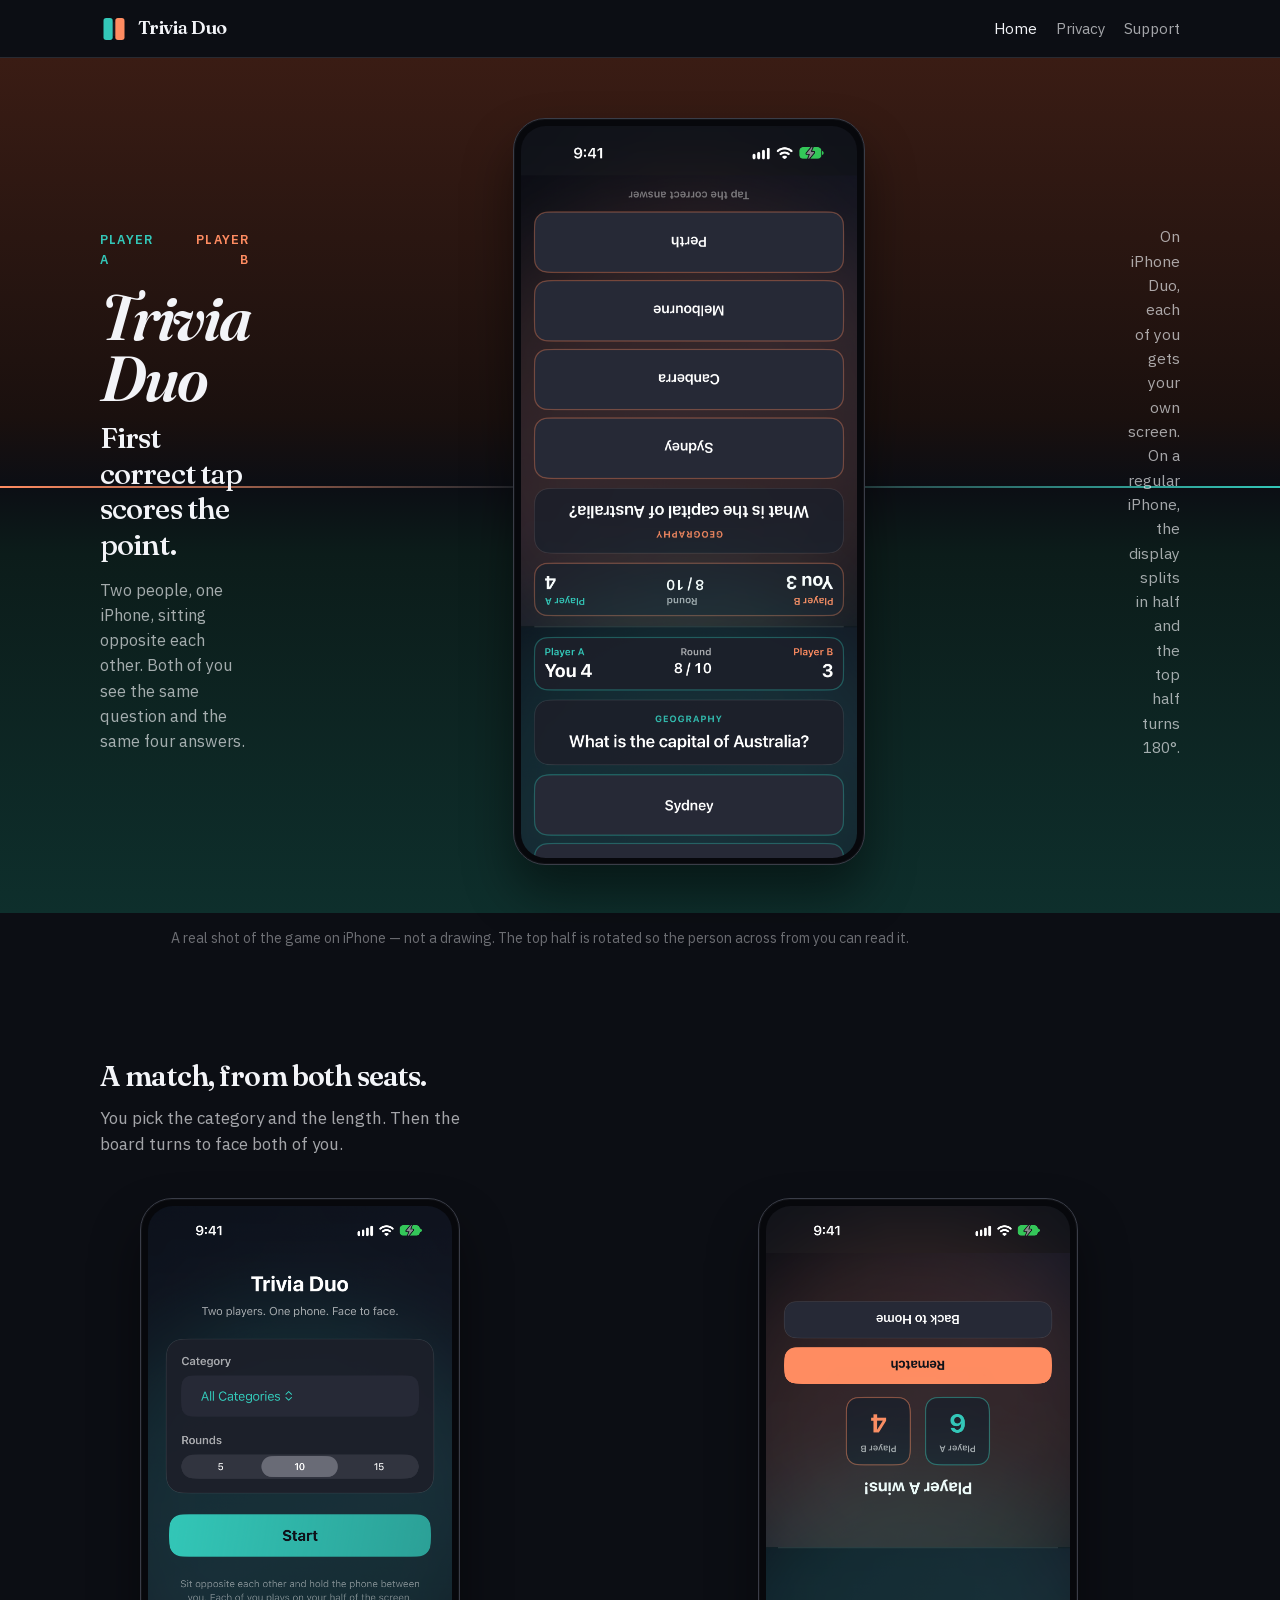
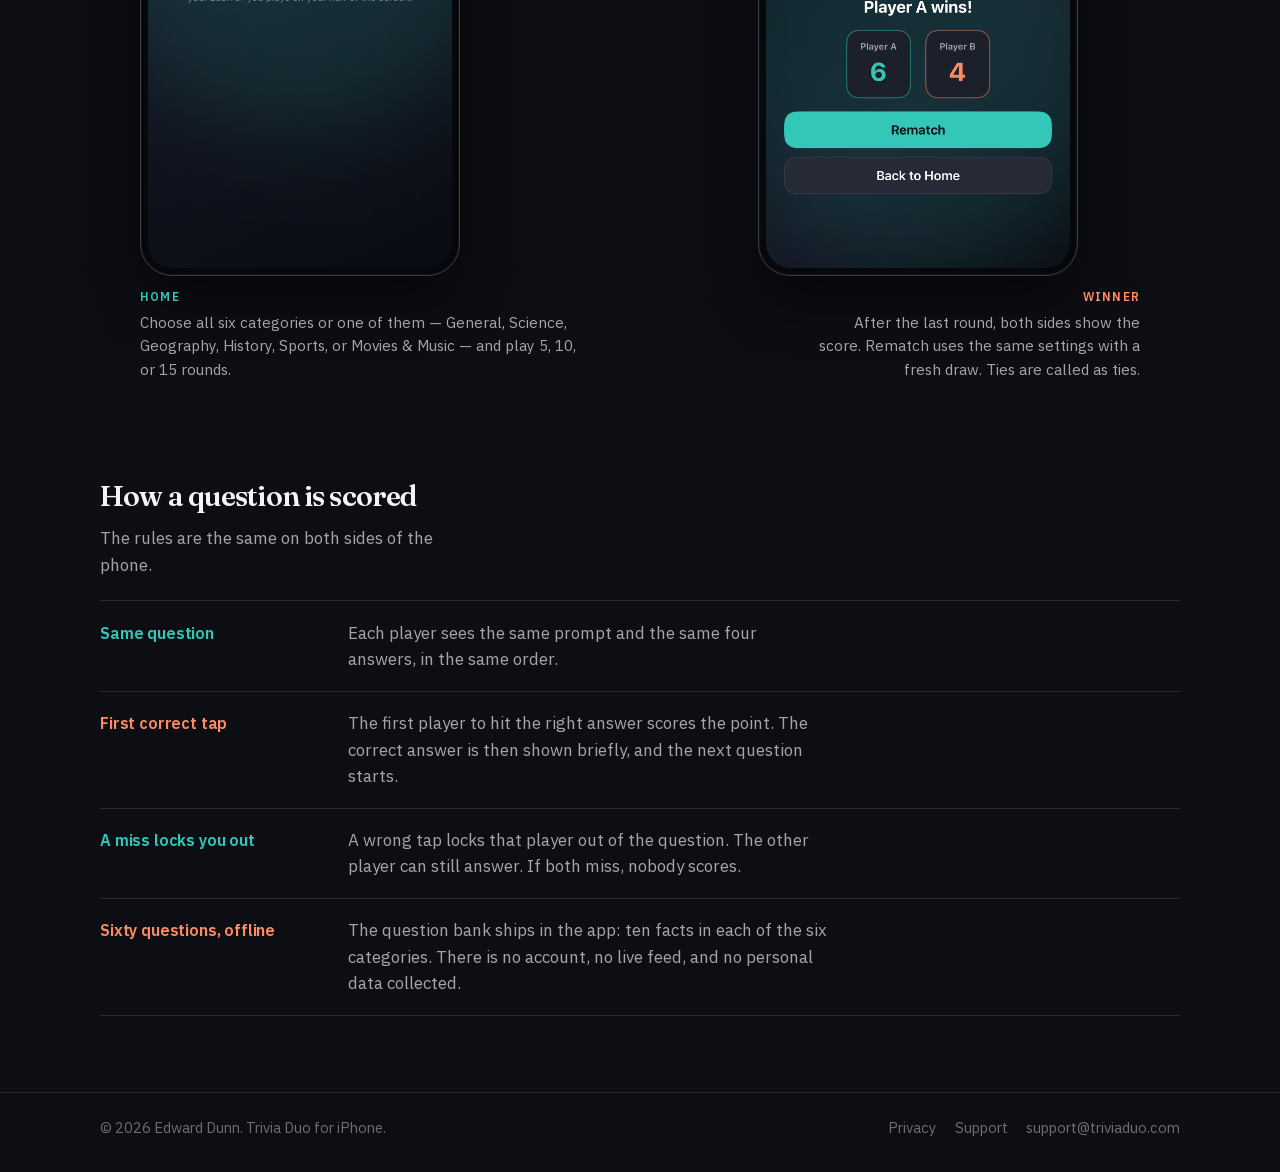
<file: index.html>
<!DOCTYPE html>
<html lang="en">
<head>
  <meta charset="utf-8">
  <meta name="viewport" content="width=device-width, initial-scale=1">
  <title>Trivia Duo — two players, one iPhone, first tap scores</title>
  <meta name="description" content="Trivia Duo is a two-player trivia game for iPhone Duo and iPhone. Both sides see the same question. The first correct tap scores; a wrong tap locks you out. Works offline. No account.">
  <link rel="canonical" href="https://erdtheturd.github.io/triviaduo/">
  <meta name="theme-color" content="#0c0e14">

  <meta property="og:type" content="website">
  <meta property="og:site_name" content="Trivia Duo">
  <meta property="og:locale" content="en_US">
  <meta property="og:url" content="https://erdtheturd.github.io/triviaduo/">
  <meta property="og:title" content="Trivia Duo — two players, one iPhone, first tap scores">
  <meta property="og:description" content="Sit face to face over one iPhone. Same question, both sides. First correct tap scores. Plays offline.">
  <meta property="og:image" content="https://erdtheturd.github.io/triviaduo/assets/game.png">
  <meta property="og:image:alt" content="Trivia Duo on iPhone, split so two players sit opposite each other">

  <meta name="twitter:card" content="summary_large_image">
  <meta name="twitter:title" content="Trivia Duo — two players, one iPhone, first tap scores">
  <meta name="twitter:description" content="Sit face to face over one iPhone. Same question, both sides. First correct tap scores. Plays offline.">
  <meta name="twitter:image" content="https://erdtheturd.github.io/triviaduo/assets/game.png">

  <link rel="icon" href="assets/favicon.svg" type="image/svg+xml">
  <link rel="apple-touch-icon" href="assets/favicon.svg">
  <link rel="stylesheet" href="styles.css">
</head>
<body>
  <a class="skip" href="#main">Skip to content</a>

  <header class="site-header">
    <nav class="nav" aria-label="Primary">
      <a class="brand" href="./" aria-current="page">
        <img class="brand-mark" src="assets/favicon.svg" width="28" height="28" alt="">
        <span>Trivia Duo</span>
      </a>
      <ul class="nav-links">
        <li><a href="./" aria-current="page">Home</a></li>
        <li><a href="privacy.html">Privacy</a></li>
        <li><a href="support.html">Support</a></li>
      </ul>
    </nav>
  </header>

  <main id="main">
    <section class="hero">
      <div class="hero-wash">
        <div class="wrap hero-grid">
          <div class="hero-copy">
            <div class="sides" aria-hidden="true">
              <span class="a">Player A</span>
              <span class="b">Player B</span>
            </div>
            <p class="wordmark">Trivia Duo</p>
            <h1>First correct tap scores the point.</h1>
            <p class="lede">Two people, one iPhone, sitting opposite each other. Both of you see the same question and the same four answers.</p>
          </div>

          <figure class="phone" aria-label="Trivia Duo during a match, on a regular iPhone.">
            <img src="assets/game.png" alt="Trivia Duo game screen. The phone is split in half: the top half is rotated 180 degrees for the other player. Both sides show the question “What is the capital of Australia?” with answers Sydney, Canberra, Melbourne, and Perth, and a score of 4 to 3 in round 8 of 10." width="1206" height="2622">
          </figure>

          <div class="hero-aside">
            <p>On iPhone Duo, each of you gets your own screen. On a regular iPhone, the display splits in half and the top half turns 180°.</p>
          </div>
        </div>
      </div>
      <p class="wrap shot-caption">A real shot of the game on iPhone — not a drawing. The top half is rotated so the person across from you can read it.</p>
    </section>

    <section class="match" id="match">
      <div class="wrap">
        <div class="match-head">
          <h2>A match, from both seats.</h2>
          <p>You pick the category and the length. Then the board turns to face both of you.</p>
        </div>
        <div class="boards">
          <figure class="board board--a">
            <div class="phone phone-sm">
              <img src="assets/home.png" alt="Trivia Duo home screen, titled Trivia Duo, with a category picker, a 5, 10, or 15 round selector, and a Start button." width="1206" height="2622">
            </div>
            <figcaption>
              <span class="label">Home</span>
              Choose all six categories or one of them — General, Science, Geography, History, Sports, or Movies &amp; Music — and play 5, 10, or 15 rounds.
            </figcaption>
          </figure>
          <figure class="board board--b">
            <div class="phone phone-sm">
              <img src="assets/results.png" alt="Trivia Duo winner screen, split face to face, showing Player A wins 6 to 4, with Rematch and Back to Home buttons on both sides." width="1206" height="2622">
            </div>
            <figcaption>
              <span class="label">Winner</span>
              After the last round, both sides show the score. Rematch uses the same settings with a fresh draw. Ties are called as ties.
            </figcaption>
          </figure>
        </div>
      </div>
    </section>

    <section class="rules" id="rules" aria-labelledby="rules-title">
      <div class="wrap">
        <div class="rules-head">
          <h2 id="rules-title">How a question is scored</h2>
          <p>The rules are the same on both sides of the phone.</p>
        </div>
        <ul class="rule-list">
          <li>
            <h3>Same question</h3>
            <p>Each player sees the same prompt and the same four answers, in the same order.</p>
          </li>
          <li>
            <h3>First correct tap</h3>
            <p>The first player to hit the right answer scores the point. The correct answer is then shown briefly, and the next question starts.</p>
          </li>
          <li>
            <h3>A miss locks you out</h3>
            <p>A wrong tap locks that player out of the question. The other player can still answer. If both miss, nobody scores.</p>
          </li>
          <li>
            <h3>Sixty questions, offline</h3>
            <p>The question bank ships in the app: ten facts in each of the six categories. There is no account, no live feed, and no personal data collected.</p>
          </li>
        </ul>
      </div>
    </section>
  </main>

  <footer class="site-footer">
    <div class="wrap footer-inner">
      <p>&copy; 2026 Edward Dunn. Trivia Duo for iPhone.</p>
      <div class="footer-links">
        <a href="privacy.html">Privacy</a>
        <a href="support.html">Support</a>
        <a href="mailto:support@triviaduo.com">support@triviaduo.com</a>
      </div>
    </div>
  </footer>
</body>
</html>
</file>
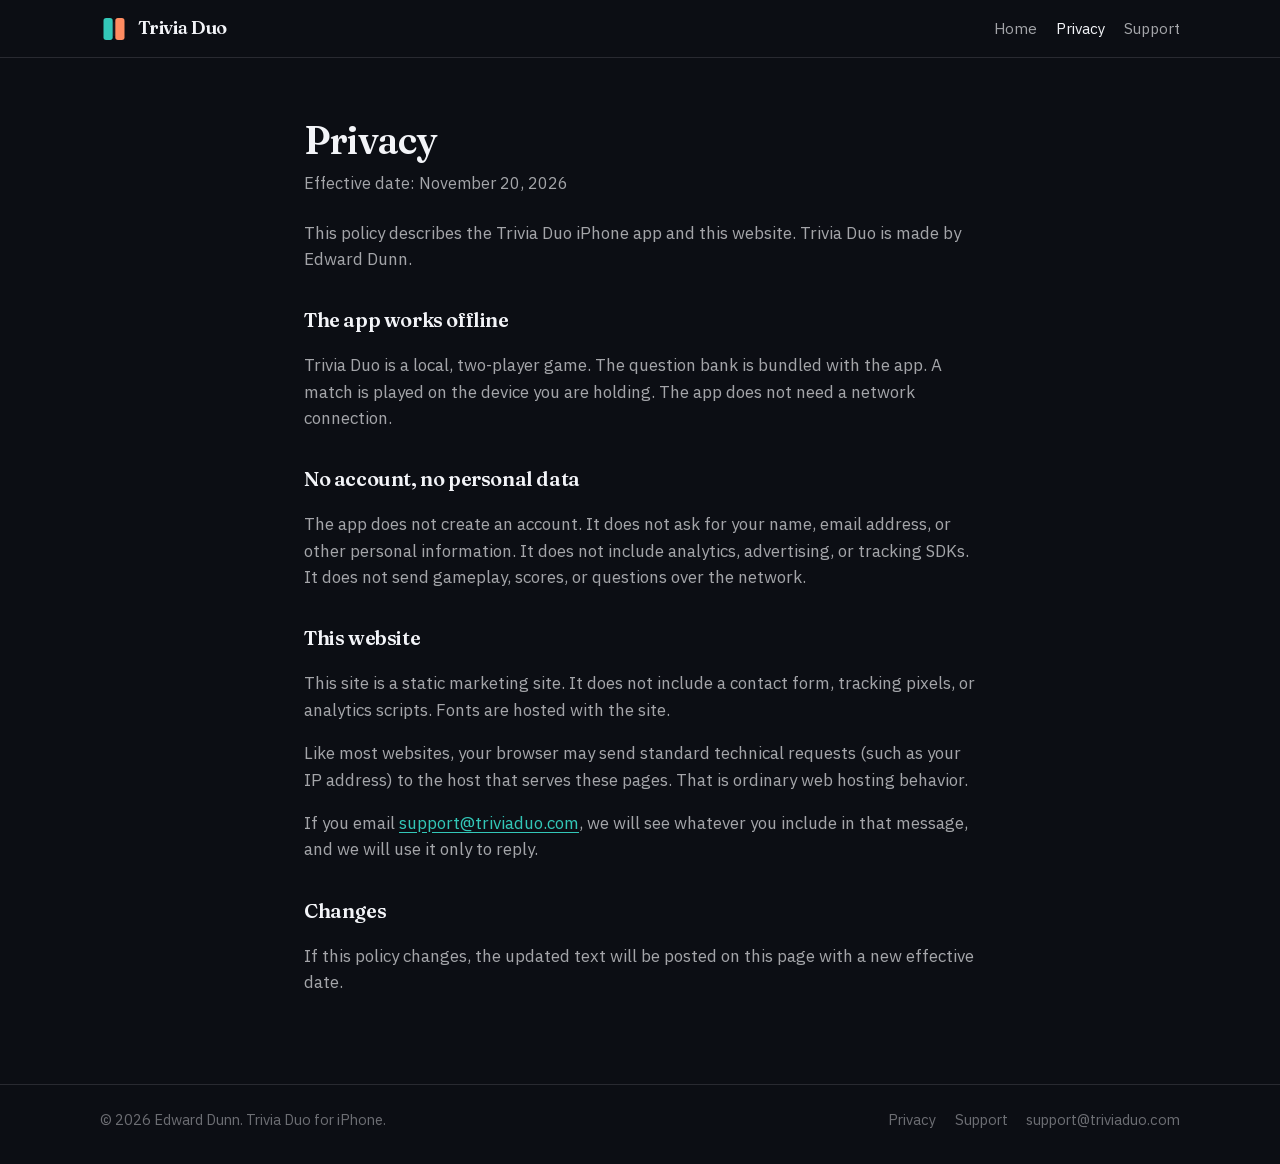
<file: privacy.html>
<!DOCTYPE html>
<html lang="en">
<head>
  <meta charset="utf-8">
  <meta name="viewport" content="width=device-width, initial-scale=1">
  <title>Privacy — Trivia Duo</title>
  <meta name="description" content="Trivia Duo works offline, does not use an account, and does not collect personal data.">
  <link rel="canonical" href="https://erdtheturd.github.io/triviaduo/privacy.html">
  <meta name="theme-color" content="#0c0e14">
  <meta property="og:type" content="website">
  <meta property="og:site_name" content="Trivia Duo">
  <meta property="og:url" content="https://erdtheturd.github.io/triviaduo/privacy.html">
  <meta property="og:title" content="Privacy — Trivia Duo">
  <meta property="og:description" content="Trivia Duo works offline, does not use an account, and does not collect personal data.">
  <link rel="icon" href="assets/favicon.svg" type="image/svg+xml">
  <link rel="apple-touch-icon" href="assets/favicon.svg">
  <link rel="stylesheet" href="styles.css">
</head>
<body>
  <a class="skip" href="#main">Skip to content</a>
  <header class="site-header">
    <nav class="nav" aria-label="Primary">
      <a class="brand" href="./">
        <img class="brand-mark" src="assets/favicon.svg" width="28" height="28" alt="">
        <span>Trivia Duo</span>
      </a>
      <ul class="nav-links">
        <li><a href="./">Home</a></li>
        <li><a href="privacy.html" aria-current="page">Privacy</a></li>
        <li><a href="support.html">Support</a></li>
      </ul>
    </nav>
  </header>

  <main id="main" class="page">
    <div class="page-narrow">
      <h1>Privacy</h1>
      <p class="lede">Effective date: November 20, 2026</p>

      <p>This policy describes the Trivia Duo iPhone app and this website. Trivia Duo is made by Edward Dunn.</p>

      <h2>The app works offline</h2>
      <p>Trivia Duo is a local, two-player game. The question bank is bundled with the app. A match is played on the device you are holding. The app does not need a network connection.</p>

      <h2>No account, no personal data</h2>
      <p>The app does not create an account. It does not ask for your name, email address, or other personal information. It does not include analytics, advertising, or tracking SDKs. It does not send gameplay, scores, or questions over the network.</p>

      <h2>This website</h2>
      <p>This site is a static marketing site. It does not include a contact form, tracking pixels, or analytics scripts. Fonts are hosted with the site.</p>
      <p>Like most websites, your browser may send standard technical requests (such as your IP address) to the host that serves these pages. That is ordinary web hosting behavior.</p>
      <p>If you email <a href="mailto:support@triviaduo.com">support@triviaduo.com</a>, we will see whatever you include in that message, and we will use it only to reply.</p>

      <h2>Changes</h2>
      <p>If this policy changes, the updated text will be posted on this page with a new effective date.</p>
    </div>
  </main>

  <footer class="site-footer">
    <div class="wrap footer-inner">
      <p>&copy; 2026 Edward Dunn. Trivia Duo for iPhone.</p>
      <div class="footer-links">
        <a href="privacy.html" aria-current="page">Privacy</a>
        <a href="support.html">Support</a>
        <a href="mailto:support@triviaduo.com">support@triviaduo.com</a>
      </div>
    </div>
  </footer>
</body>
</html>
</file>
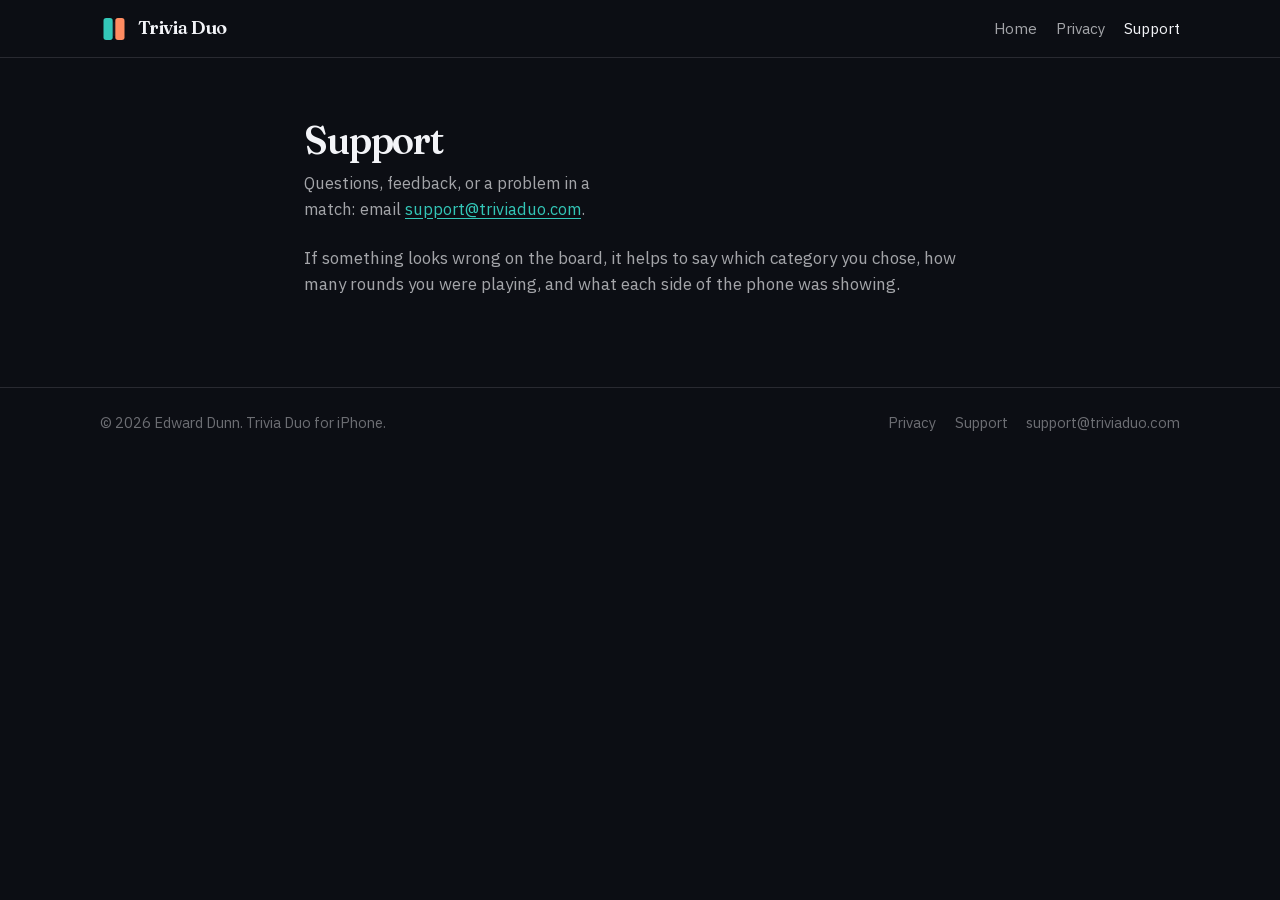
<file: support.html>
<!DOCTYPE html>
<html lang="en">
<head>
  <meta charset="utf-8">
  <meta name="viewport" content="width=device-width, initial-scale=1">
  <title>Support — Trivia Duo</title>
  <meta name="description" content="Get help with Trivia Duo at support@triviaduo.com.">
  <link rel="canonical" href="https://erdtheturd.github.io/triviaduo/support.html">
  <meta name="theme-color" content="#0c0e14">
  <meta property="og:type" content="website">
  <meta property="og:site_name" content="Trivia Duo">
  <meta property="og:url" content="https://erdtheturd.github.io/triviaduo/support.html">
  <meta property="og:title" content="Support — Trivia Duo">
  <meta property="og:description" content="Get help with Trivia Duo at support@triviaduo.com.">
  <link rel="icon" href="assets/favicon.svg" type="image/svg+xml">
  <link rel="apple-touch-icon" href="assets/favicon.svg">
  <link rel="stylesheet" href="styles.css">
</head>
<body>
  <a class="skip" href="#main">Skip to content</a>
  <header class="site-header">
    <nav class="nav" aria-label="Primary">
      <a class="brand" href="./">
        <img class="brand-mark" src="assets/favicon.svg" width="28" height="28" alt="">
        <span>Trivia Duo</span>
      </a>
      <ul class="nav-links">
        <li><a href="./">Home</a></li>
        <li><a href="privacy.html">Privacy</a></li>
        <li><a href="support.html" aria-current="page">Support</a></li>
      </ul>
    </nav>
  </header>

  <main id="main" class="page">
    <div class="page-narrow">
      <h1>Support</h1>
      <p class="lede">Questions, feedback, or a problem in a match: email <a href="mailto:support@triviaduo.com">support@triviaduo.com</a>.</p>
      <p>If something looks wrong on the board, it helps to say which category you chose, how many rounds you were playing, and what each side of the phone was showing.</p>
    </div>
  </main>

  <footer class="site-footer">
    <div class="wrap footer-inner">
      <p>&copy; 2026 Edward Dunn. Trivia Duo for iPhone.</p>
      <div class="footer-links">
        <a href="privacy.html">Privacy</a>
        <a href="support.html" aria-current="page">Support</a>
        <a href="mailto:support@triviaduo.com">support@triviaduo.com</a>
      </div>
    </div>
  </footer>
</body>
</html>
</file>
<file: styles.css>
@font-face {
  font-family: 'Fraunces';
  font-style: italic;
  font-weight: 500 700;
  font-display: swap;
  src: url('assets/fonts/fraunces-italic.woff2') format('woff2');
  unicode-range: U+0000-00FF, U+0131, U+0152-0153, U+02BB-02BC, U+02C6, U+02DA, U+02DC, U+0304, U+0308, U+0329, U+2000-206F, U+20AC, U+2122, U+2191, U+2193, U+2212, U+2215, U+FEFF, U+FFFD;
}

@font-face {
  font-family: 'Fraunces';
  font-style: normal;
  font-weight: 500 700;
  font-display: swap;
  src: url('assets/fonts/fraunces-normal.woff2') format('woff2');
  unicode-range: U+0000-00FF, U+0131, U+0152-0153, U+02BB-02BC, U+02C6, U+02DA, U+02DC, U+0304, U+0308, U+0329, U+2000-206F, U+20AC, U+2122, U+2191, U+2193, U+2212, U+2215, U+FEFF, U+FFFD;
}

@font-face {
  font-family: 'IBM Plex Sans';
  font-style: normal;
  font-weight: 400 600;
  font-display: swap;
  src: url('assets/fonts/ibm-plex-sans-normal.woff2') format('woff2');
  unicode-range: U+0000-00FF, U+0131, U+0152-0153, U+02BB-02BC, U+02C6, U+02DA, U+02DC, U+0304, U+0308, U+0329, U+2000-206F, U+20AC, U+2122, U+2191, U+2193, U+2212, U+2215, U+FEFF, U+FFFD;
}

/* Trivia Duo — dark, two-sided, built around the fold. */

:root {
  --bg: #0c0e14;
  --bg-deep: #08090d;
  --ink: #f3f4f8;
  --muted: rgba(243, 244, 248, 0.66);
  --faint: rgba(243, 244, 248, 0.42);
  --line: rgba(243, 244, 248, 0.12);
  --teal: #33c7b8;
  --teal-deep: #0e2f2c;
  --coral: #ff8c61;
  --coral-deep: #3a1c14;
  --panel: #141722;
  --max: 1080px;
  --pad: clamp(1.25rem, 4vw, 2.5rem);
  --display: "Fraunces", "Iowan Old Style", Palatino, Georgia, serif;
  --sans: "IBM Plex Sans", "Avenir Next", "Segoe UI", sans-serif;
}

*,
*::before,
*::after { box-sizing: border-box; }

html { scroll-behavior: smooth; }

@media (prefers-reduced-motion: reduce) {
  html { scroll-behavior: auto; }
  *, *::before, *::after {
    animation: none !important;
    transition: none !important;
  }
}

body {
  margin: 0;
  min-height: 100vh;
  color: var(--ink);
  background: var(--bg);
  font: 17px/1.55 var(--sans);
  -webkit-font-smoothing: antialiased;
  text-rendering: optimizeLegibility;
}

img, svg { max-width: 100%; height: auto; vertical-align: middle; }

a {
  color: var(--teal);
  text-underline-offset: 0.16em;
}
a:hover { color: #6fe0d3; }
a:focus-visible {
  outline: 2px solid var(--teal);
  outline-offset: 3px;
  border-radius: 3px;
}

.skip {
  position: absolute;
  left: -9999px;
  top: 0;
}
.skip:focus {
  left: var(--pad);
  top: 0.75rem;
  z-index: 100;
  background: var(--ink);
  color: var(--bg);
  padding: 0.5rem 0.75rem;
  text-decoration: none;
}

.wrap {
  width: min(100% - 2 * var(--pad), var(--max));
  margin-inline: auto;
}

/* Header — solid, no frost */

.site-header {
  border-bottom: 1px solid var(--line);
  background: var(--bg);
}

.nav {
  display: flex;
  align-items: center;
  justify-content: space-between;
  gap: 1rem;
  padding: 0.9rem 0;
  width: min(100% - 2 * var(--pad), var(--max));
  margin-inline: auto;
}

.brand {
  display: inline-flex;
  align-items: center;
  gap: 0.6rem;
  color: var(--ink);
  text-decoration: none;
  font-family: var(--display);
  font-weight: 600;
  font-size: 1.15rem;
  letter-spacing: -0.02em;
  font-variation-settings: "SOFT" 40, "opsz" 36;
}
.brand:hover { color: var(--ink); }
.brand-mark {
  flex: none;
  width: 1.75rem;
  height: 1.75rem;
  border-radius: 0.4rem;
}

.nav-links {
  display: flex;
  gap: 1.15rem;
  list-style: none;
  margin: 0;
  padding: 0;
  font-size: 0.95rem;
}
.nav-links a {
  color: var(--muted);
  text-decoration: none;
}
.nav-links a:hover,
.nav-links a[aria-current="page"] { color: var(--ink); }

/* Hero — a table between two players, split at the hinge */

.hero {
  position: relative;
  padding: 0 0 clamp(3rem, 7vw, 5rem);
  overflow: hidden;
}

.hero-wash {
  position: relative;
  background:
    linear-gradient(180deg, var(--coral-deep) 0%, #1a100e 42%, var(--bg) 50%, #0c1c1a 58%, var(--teal-deep) 100%);
  padding: clamp(2.25rem, 6vw, 3.75rem) 0 clamp(2rem, 5vw, 3rem);
}

.hero-wash::after {
  /* The fold: a physical line the phone sits on */
  content: "";
  position: absolute;
  left: 0;
  right: 0;
  top: 50%;
  height: 2px;
  background: linear-gradient(90deg, var(--coral), var(--line) 40%, var(--line) 60%, var(--teal));
  pointer-events: none;
}

.hero-grid {
  position: relative;
  z-index: 1;
  display: grid;
  gap: clamp(1.75rem, 4vw, 2.75rem);
  align-items: center;
}

@media (min-width: 880px) {
  .hero-grid {
    grid-template-columns: 1fr auto 1fr;
    align-items: center;
  }
  .hero-copy { padding-right: 0.5rem; }
  .hero-aside { padding-left: 0.5rem; }
}

.sides {
  display: flex;
  justify-content: space-between;
  gap: 1rem;
  margin: 0 0 1.15rem;
  font-size: 0.78rem;
  font-weight: 600;
  letter-spacing: 0.1em;
  text-transform: uppercase;
}
.sides .a { color: var(--teal); }
.sides .b { color: var(--coral); text-align: right; }

.wordmark {
  margin: 0 0 0.7rem;
  font-family: var(--display);
  font-style: italic;
  font-weight: 600;
  font-size: clamp(2.6rem, 7vw, 4rem);
  letter-spacing: -0.035em;
  line-height: 0.95;
  font-variation-settings: "SOFT" 60, "opsz" 80;
}

.hero h1 {
  margin: 0 0 0.9rem;
  font-family: var(--display);
  font-weight: 500;
  font-size: clamp(1.45rem, 3vw, 1.85rem);
  letter-spacing: -0.03em;
  line-height: 1.2;
  max-width: 16ch;
  font-variation-settings: "SOFT" 30, "opsz" 28;
}

.lede {
  margin: 0;
  color: var(--muted);
  max-width: 34ch;
  font-size: 1.02rem;
}

.hero-aside p {
  margin: 0;
  color: var(--muted);
  font-size: 0.98rem;
  max-width: 28ch;
}

@media (min-width: 880px) {
  .hero-aside p { margin-left: auto; text-align: right; }
}

/* CSS device outline around a real screenshot — no stock mockup */

.phone {
  margin: 0 auto;
  width: min(100%, 22rem);
  background: #07080c;
  border: 1px solid #3a3d48;
  border-radius: 2rem;
  padding: 0.42rem;
  box-shadow:
    0 0 0 1px rgba(255, 255, 255, 0.04) inset,
    0 28px 50px rgba(0, 0, 0, 0.45);
}

.phone img {
  display: block;
  width: 100%;
  height: auto;
  border-radius: 1.55rem;
  background: #0c0e14;
}

.shot-caption {
  margin: 0.9rem 0 0;
  text-align: center;
  color: var(--faint);
  font-size: 0.88rem;
}

/* Match boards: home and results, facing across a gap */

.match {
  padding: clamp(1rem, 3vw, 1.5rem) 0 0;
}

.match-head {
  margin: 0 0 1.5rem;
  max-width: 36ch;
}
.match-head h2 {
  margin: 0 0 0.4rem;
  font-family: var(--display);
  font-weight: 600;
  font-size: clamp(1.45rem, 3vw, 1.8rem);
  letter-spacing: -0.03em;
  font-variation-settings: "SOFT" 40, "opsz" 32;
}
.match-head p { margin: 0; color: var(--muted); }

.boards {
  display: grid;
  gap: 1.5rem 2rem;
}
@media (min-width: 760px) {
  .boards {
    grid-template-columns: 1fr 1fr;
    align-items: start;
  }
}

.board figcaption {
  margin: 0.75rem 0 0;
  color: var(--muted);
  font-size: 0.95rem;
}
.board .label {
  display: block;
  margin-bottom: 0.25rem;
  font-size: 0.75rem;
  font-weight: 600;
  letter-spacing: 0.1em;
  text-transform: uppercase;
}
.board--a .label { color: var(--teal); }
.board--b .label { color: var(--coral); }

.phone-sm { width: min(100%, 20rem); margin-left: 0; }
@media (min-width: 760px) {
  .board--b { text-align: right; }
  .board--b .phone-sm { margin-left: auto; }
  .board--b figcaption { margin-left: auto; max-width: 36ch; }
}

/* Rules as a hairline list, not a card grid */

.rules {
  padding: clamp(3rem, 7vw, 4.75rem) 0;
}

.rules-head {
  margin: 0 0 1.4rem;
  max-width: 34ch;
}
.rules-head h2 {
  margin: 0 0 0.4rem;
  font-family: var(--display);
  font-weight: 600;
  font-size: clamp(1.45rem, 3vw, 1.8rem);
  letter-spacing: -0.03em;
  font-variation-settings: "SOFT" 40, "opsz" 32;
}
.rules-head p { margin: 0; color: var(--muted); }

.rule-list {
  list-style: none;
  margin: 0;
  padding: 0;
  border-top: 1px solid var(--line);
}
.rule-list li {
  display: grid;
  gap: 0.3rem 1.5rem;
  padding: 1.15rem 0;
  border-bottom: 1px solid var(--line);
}
@media (min-width: 720px) {
  .rule-list li {
    grid-template-columns: 14rem 1fr;
    align-items: baseline;
  }
}
.rule-list h3 {
  margin: 0;
  font-size: 1rem;
  font-weight: 600;
  letter-spacing: -0.01em;
}
.rule-list li:nth-child(odd) h3 { color: var(--teal); }
.rule-list li:nth-child(even) h3 { color: var(--coral); }
.rule-list p {
  margin: 0;
  color: var(--muted);
  max-width: 48ch;
}

/* Interior pages */

.page {
  padding: clamp(2.5rem, 6vw, 3.75rem) 0 clamp(3rem, 7vw, 4.5rem);
}
.page-narrow {
  width: min(100% - 2 * var(--pad), 42rem);
  margin-inline: auto;
}
.page h1 {
  margin: 0 0 0.5rem;
  font-family: var(--display);
  font-weight: 600;
  font-size: clamp(1.9rem, 4vw, 2.4rem);
  letter-spacing: -0.03em;
  line-height: 1.15;
  font-variation-settings: "SOFT" 40, "opsz" 40;
}
.page h2 {
  margin: 2rem 0 0.5rem;
  font-family: var(--display);
  font-weight: 600;
  font-size: 1.25rem;
  letter-spacing: -0.02em;
}
.page .lede { margin-bottom: 1.5rem; }
.page p { color: var(--muted); }
.page p strong { color: var(--ink); font-weight: 600; }

/* Footer */

.site-footer {
  border-top: 1px solid var(--line);
  padding: 1.5rem 0 2rem;
  color: var(--faint);
  font-size: 0.92rem;
}
.footer-inner {
  display: flex;
  flex-wrap: wrap;
  justify-content: space-between;
  gap: 0.75rem 1.5rem;
}
.footer-inner p { margin: 0; }
.footer-links {
  display: flex;
  flex-wrap: wrap;
  gap: 0.85rem 1.15rem;
}
.footer-links a {
  color: var(--faint);
  text-decoration: none;
}
.footer-links a:hover { color: var(--ink); }

@media (max-width: 520px) {
  .nav-links { gap: 0.85rem; }
  .wordmark { font-size: 2.4rem; }
}
</file>
